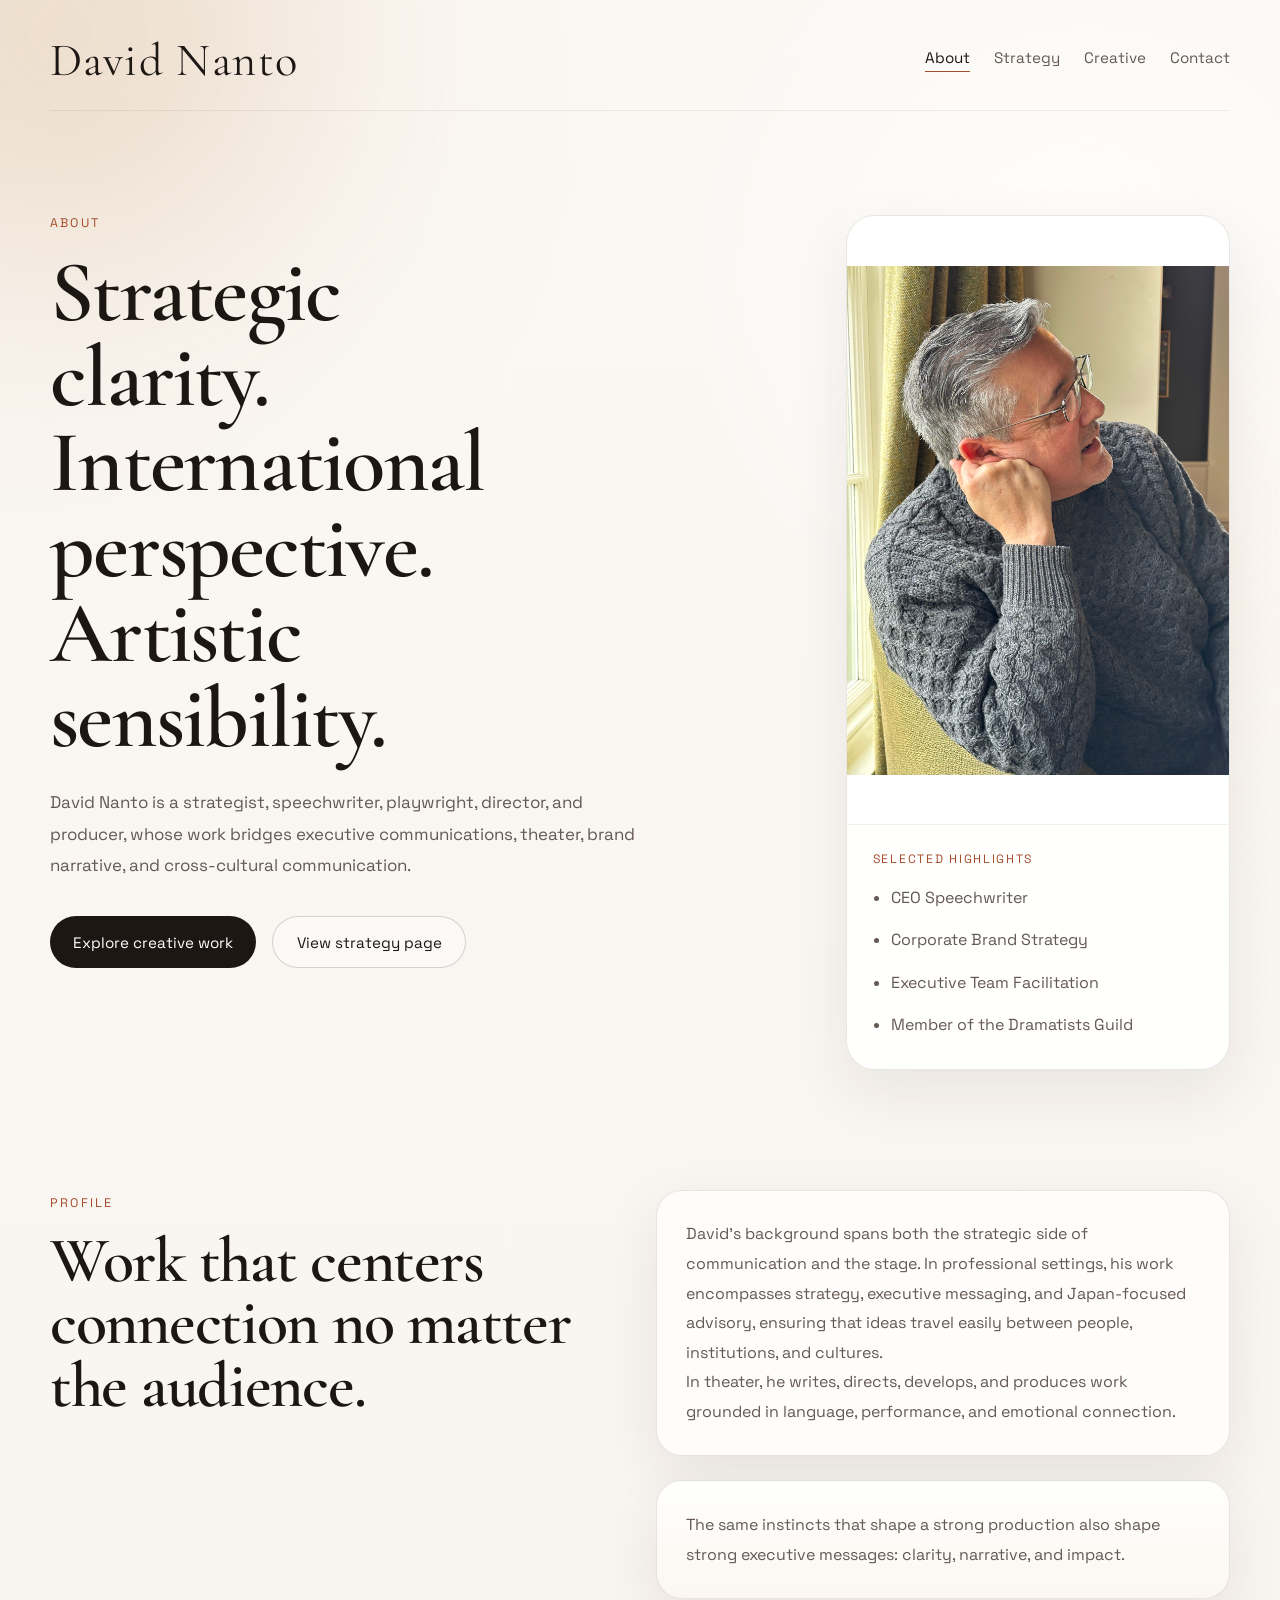
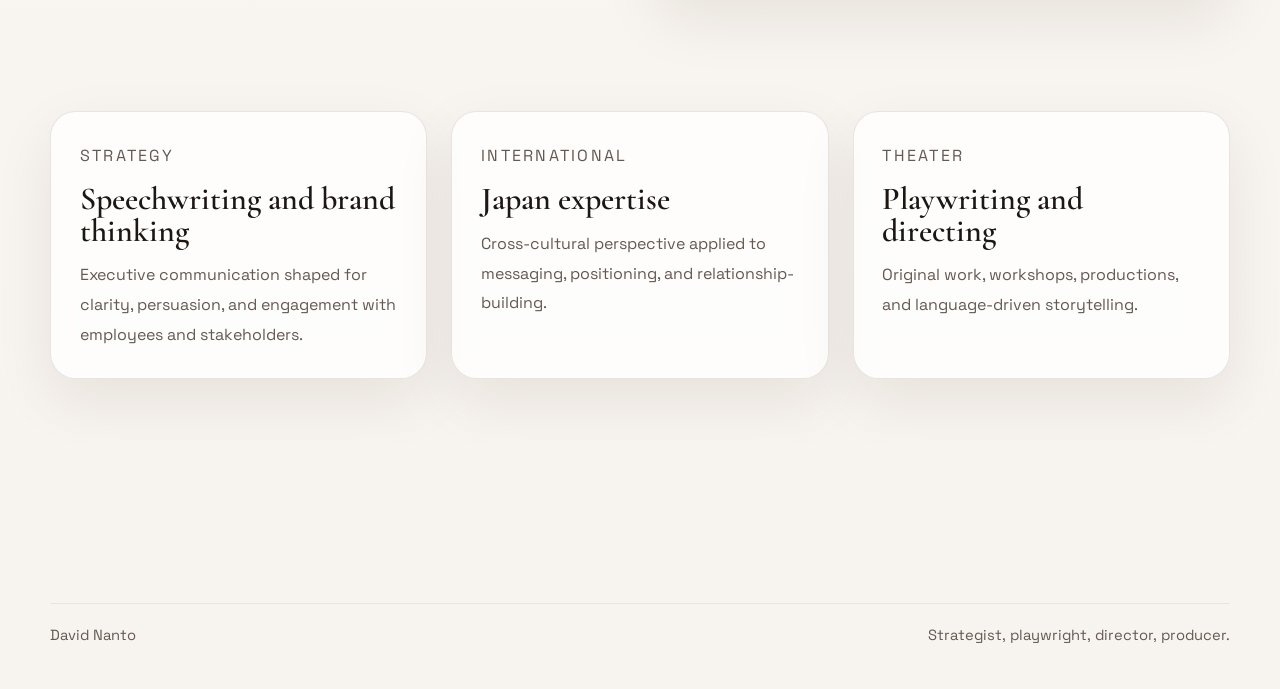
<file: index.html>
<!DOCTYPE html>
<html lang="en">
  <head>
    <meta charset="UTF-8" />
    <meta name="viewport" content="width=device-width, initial-scale=1.0" />
    <title>About | David Nanto</title>
    <meta
      name="description"
      content="About David Nanto: playwright, director, producer, strategist, and Japan-focused advisor."
    />
    <link rel="preconnect" href="https://fonts.googleapis.com" />
    <link rel="preconnect" href="https://fonts.gstatic.com" crossorigin />
    <link
      href="https://fonts.googleapis.com/css2?family=Cormorant+Garamond:wght@400;500;600;700&family=Space+Grotesk:wght@400;500;700&display=swap"
      rel="stylesheet"
    />
    <link rel="stylesheet" href="./styles.css?v=20260401e" />
  </head>
  <body>
    <div class="page-glow page-glow-left"></div>
    <div class="page-glow page-glow-right"></div>

    <header class="site-header">
      <a class="wordmark" href="./index.html">David Nanto</a>
      <nav class="site-nav" aria-label="Primary">
        <a href="./index.html" aria-current="page">About</a>
        <a href="./strategy.html">Strategy</a>
        <a href="./creative.html">Creative</a>
        <a href="./contact.html">Contact</a>
      </nav>
    </header>

    <main class="page-shell">
      <section class="hero hero-about">
        <div class="hero-copy reveal">
          <p class="eyebrow">About</p>
          <h1>Strategic clarity. International perspective. Artistic sensibility.</h1>
          <p class="lede">
            David Nanto is a strategist, speechwriter, playwright, director,
            and producer, whose work bridges executive communications, theater,
            brand narrative, and cross-cultural communication.
          </p>
          <div class="hero-actions">
            <a class="button button-primary" href="./creative.html">Explore creative work</a>
            <a class="button button-secondary" href="./strategy.html">View strategy page</a>
          </div>
        </div>

        <aside class="about-portrait-card reveal">
          <div class="about-portrait-frame">
            <img
              class="about-portrait"
              src="./assets/about/david-nanto-portrait-upright.jpeg"
              alt="Portrait of David Nanto"
            />
          </div>
          <div class="portrait-caption">
            <p class="panel-kicker">Selected Highlights</p>
            <ul class="snapshot-list">
              <li>CEO Speechwriter</li>
              <li>Corporate Brand Strategy</li>
              <li>Executive Team Facilitation</li>
              <li>Member of the Dramatists Guild</li>
            </ul>
          </div>
        </aside>
      </section>

      <section class="section two-column">
        <div class="section-heading reveal">
          <p class="eyebrow">Profile</p>
          <h2>Work that centers connection no matter the audience.</h2>
        </div>
        <div class="stack reveal">
          <div class="content-card">
            <p>
              David’s background spans both the strategic side of communication
              and the stage. In professional settings, his work encompasses
              strategy, executive messaging, and Japan-focused advisory,
              ensuring that ideas travel easily between people, institutions,
              and cultures.
            </p>
            <p>
              In theater, he writes, directs, develops, and produces work
              grounded in language, performance, and emotional connection.
            </p>
          </div>
          <div class="content-card quote-card">
            <p class="quote-text">
              The same instincts that shape a strong production also shape
              strong executive messages: clarity, narrative, and impact.
            </p>
          </div>
        </div>
      </section>

      <section class="section stats-grid">
        <article class="mini-card reveal">
          <p class="card-tag">Strategy</p>
          <h3>Speechwriting and brand thinking</h3>
          <p>Executive communication shaped for clarity, persuasion, and engagement with employees and stakeholders.</p>
        </article>
        <article class="mini-card reveal">
          <p class="card-tag">International</p>
          <h3>Japan expertise</h3>
          <p>Cross-cultural perspective applied to messaging, positioning, and relationship-building.</p>
        </article>
        <article class="mini-card reveal">
          <p class="card-tag">Theater</p>
          <h3>Playwriting and directing</h3>
          <p>Original work, workshops, productions, and language-driven storytelling.</p>
        </article>
      </section>
    </main>

    <footer class="site-footer">
      <p>David Nanto</p>
      <p>Strategist, playwright, director, producer.</p>
    </footer>

    <script src="./script.js?v=20260401e"></script>
  </body>
</html>
</file>
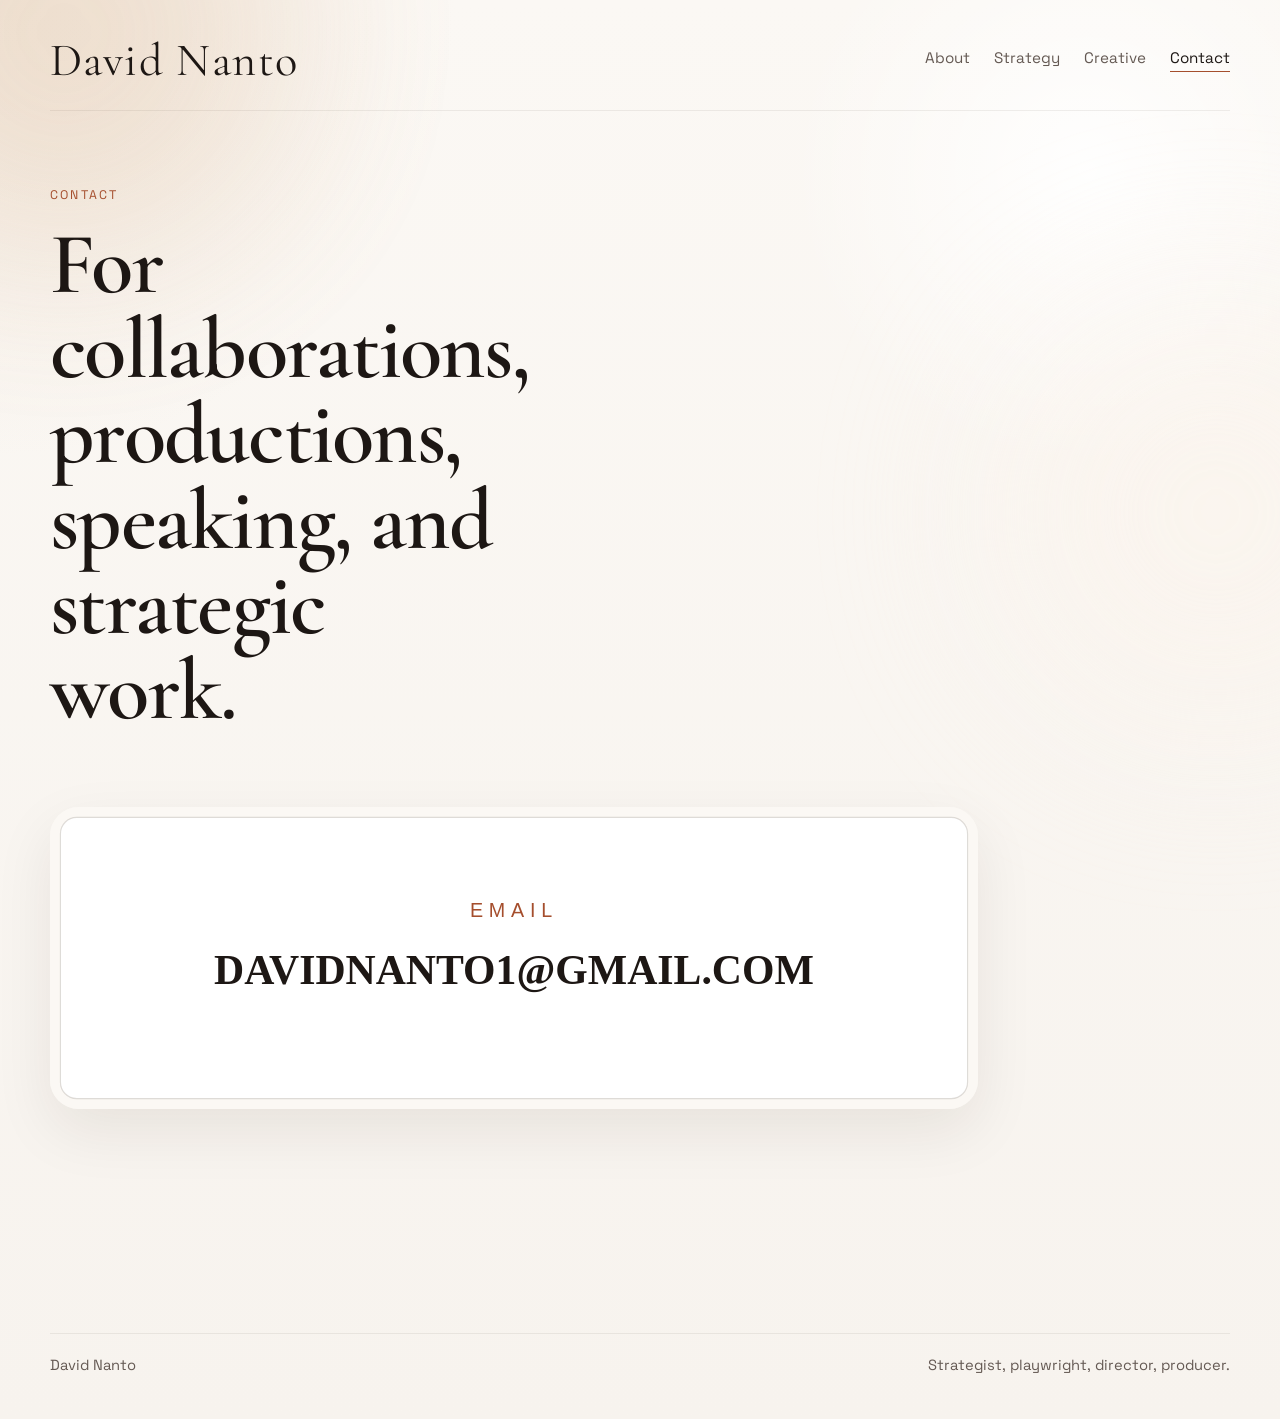
<file: contact.html>
<!DOCTYPE html>
<html lang="en">
  <head>
    <meta charset="UTF-8" />
    <meta name="viewport" content="width=device-width, initial-scale=1.0" />
    <title>Contact | David Nanto</title>
    <meta
      name="description"
      content="Contact David Nanto for collaborations, productions, speaking, and strategic work."
    />
    <link rel="preconnect" href="https://fonts.googleapis.com" />
    <link rel="preconnect" href="https://fonts.gstatic.com" crossorigin />
    <link
      href="https://fonts.googleapis.com/css2?family=Cormorant+Garamond:wght@400;500;600;700&family=Space+Grotesk:wght@400;500;700&display=swap"
      rel="stylesheet"
    />
    <link rel="stylesheet" href="./styles.css?v=20260401e" />
  </head>
  <body>
    <div class="page-glow page-glow-left"></div>
    <div class="page-glow page-glow-right"></div>

    <header class="site-header">
      <a class="wordmark" href="./index.html">David Nanto</a>
      <nav class="site-nav" aria-label="Primary">
        <a href="./index.html">About</a>
        <a href="./strategy.html">Strategy</a>
        <a href="./creative.html">Creative</a>
        <a href="./contact.html" aria-current="page">Contact</a>
      </nav>
    </header>

    <main class="page-shell">
      <section class="page-hero contact-hero-simple">
        <div class="hero-copy reveal">
          <p class="eyebrow">Contact</p>
          <h1>For collaborations, productions, speaking, and strategic work.</h1>
        </div>
      </section>

      <section class="section">
        <div class="contact-image-wrap reveal">
          <img
            class="contact-email-image"
            src="./assets/contact/email-davidnanto1-gmail-com.svg"
            alt="Email davidnanto1@gmail.com"
          />
        </div>
      </section>
    </main>

    <footer class="site-footer">
      <p>David Nanto</p>
      <p>Strategist, playwright, director, producer.</p>
    </footer>

    <script src="./script.js?v=20260401e"></script>
  </body>
</html>
</file>
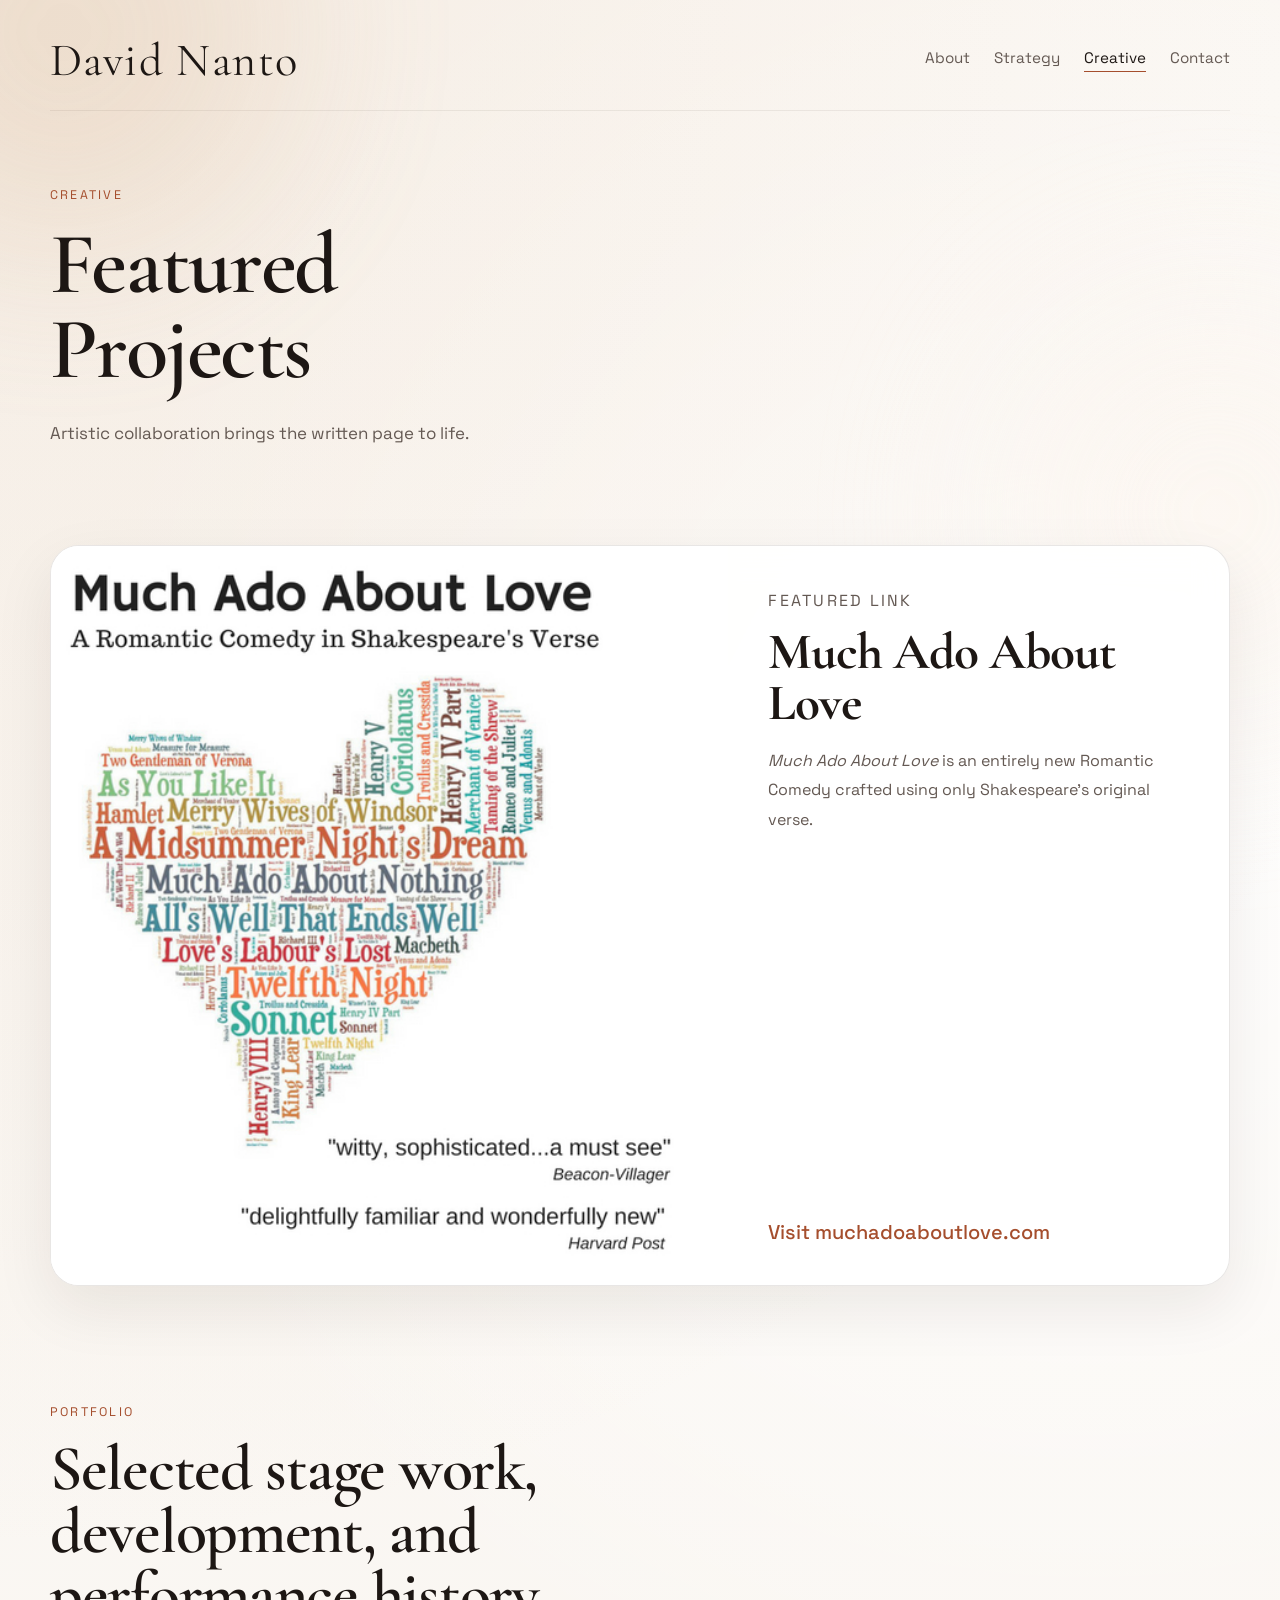
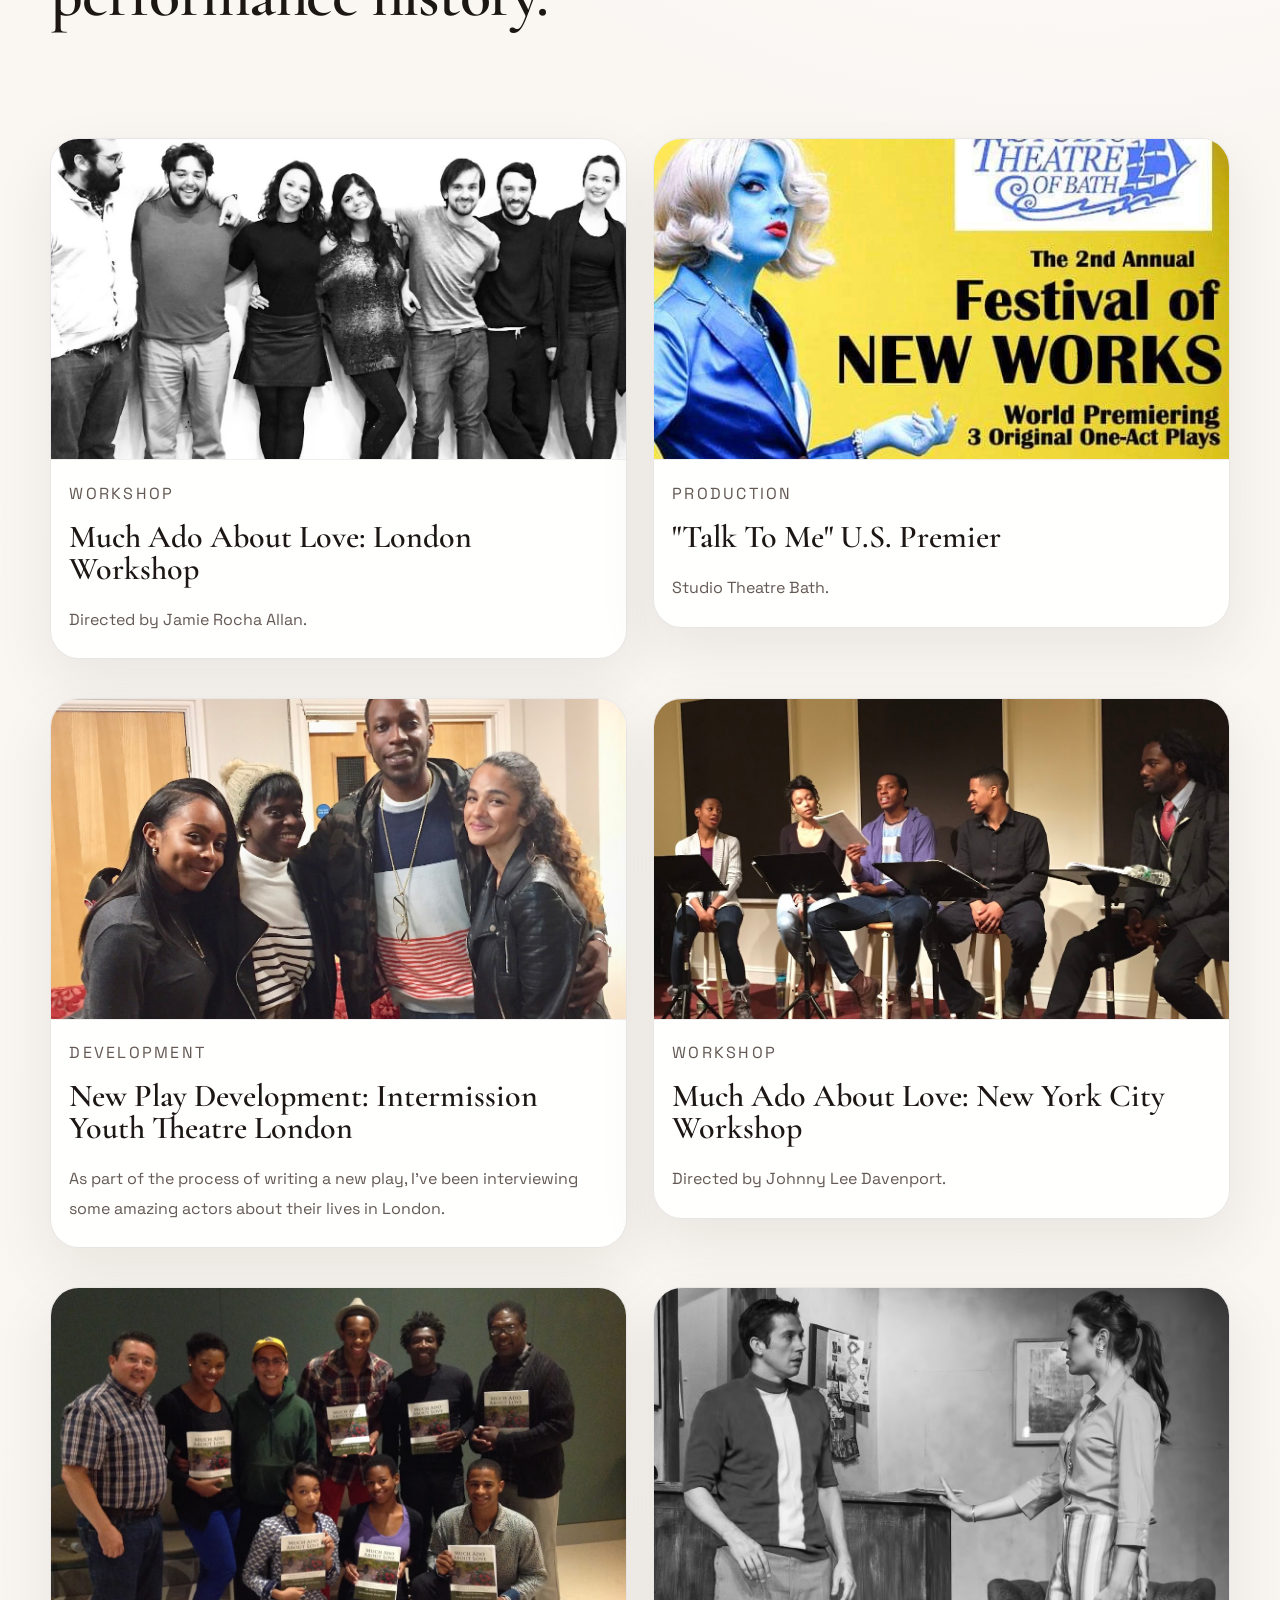
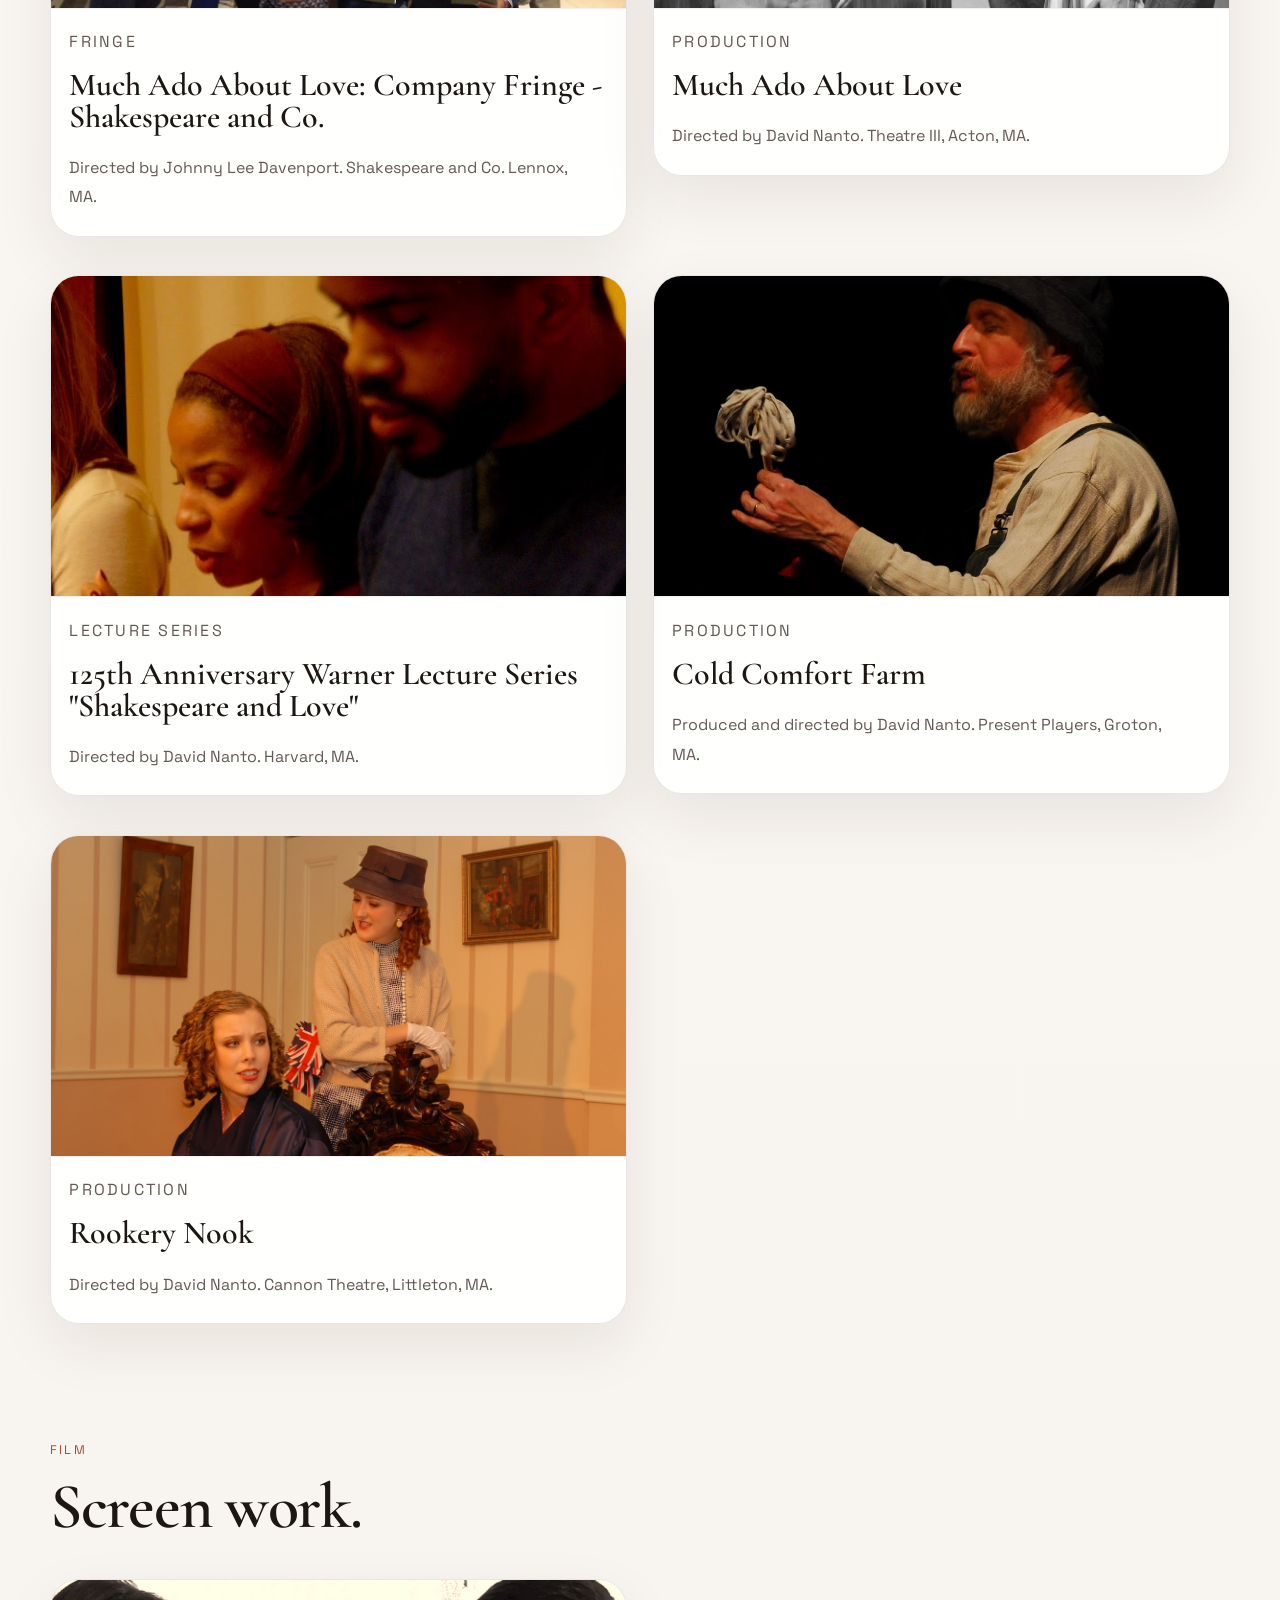
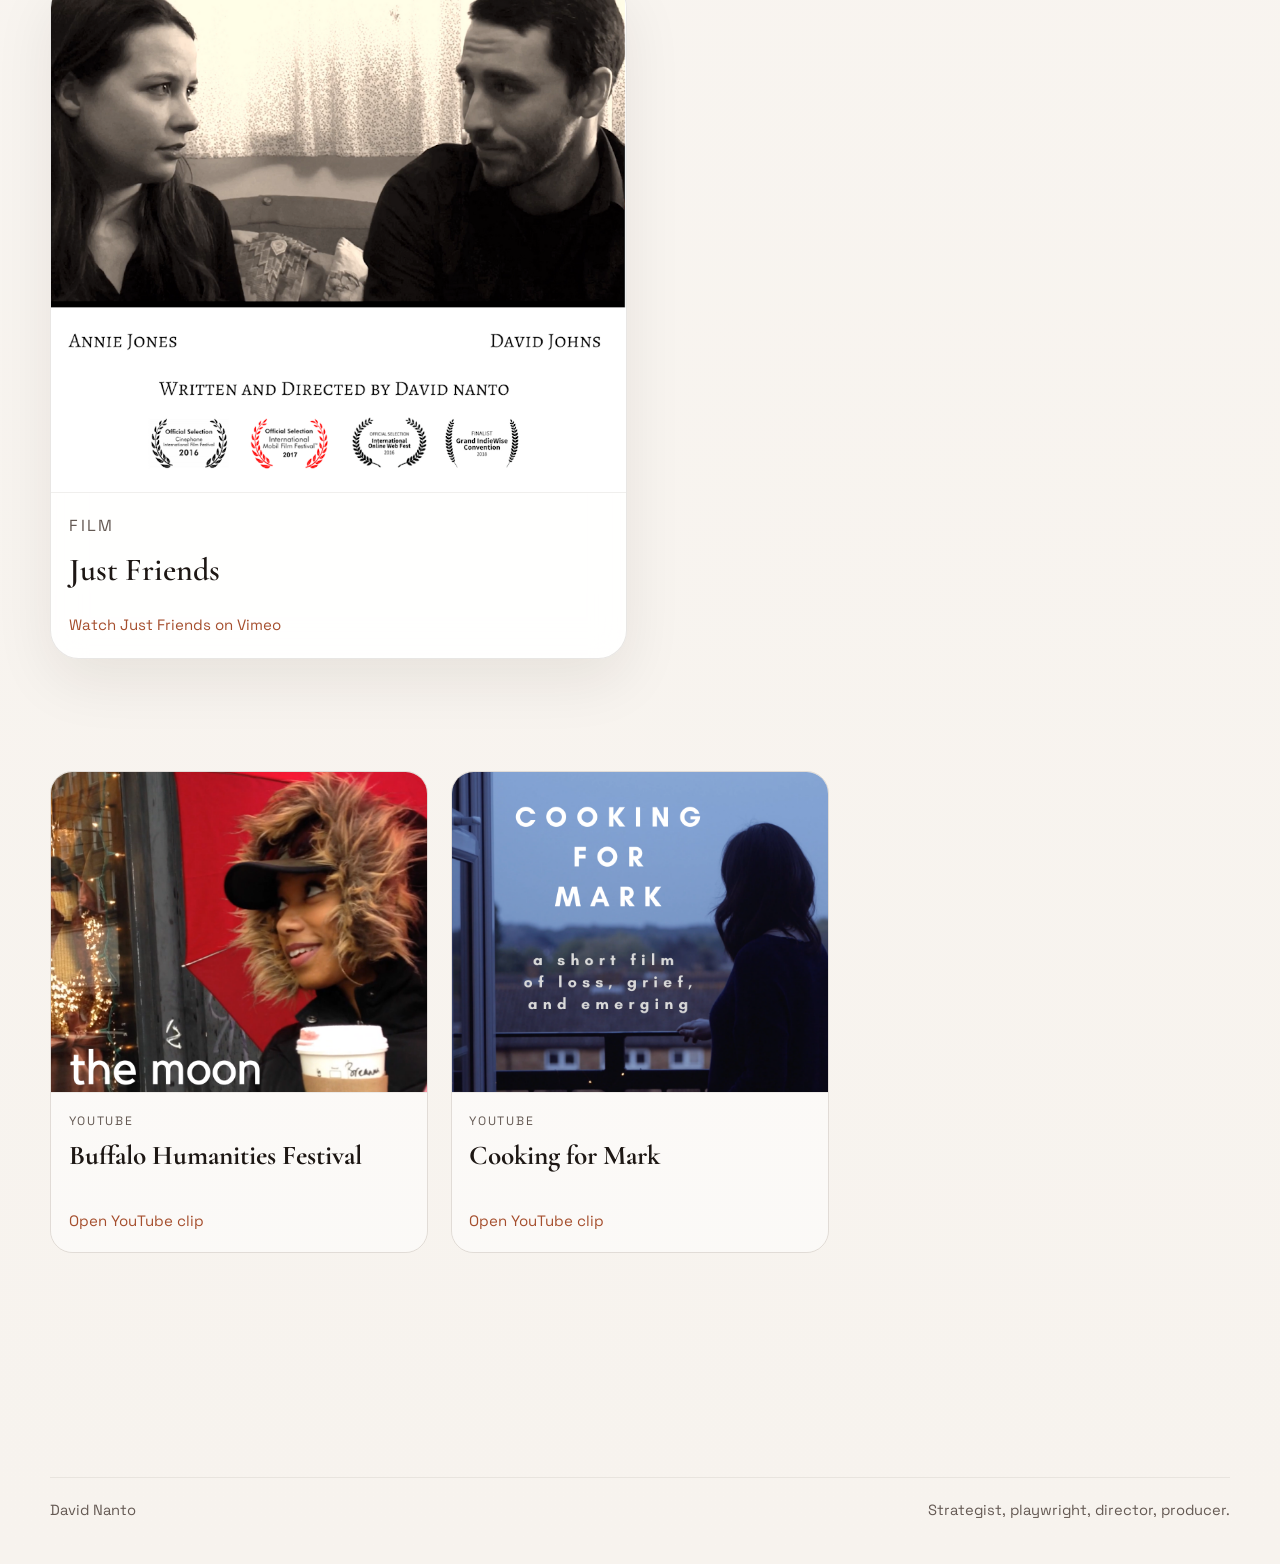
<file: creative.html>
<!DOCTYPE html>
<html lang="en">
  <head>
    <meta charset="UTF-8" />
    <meta name="viewport" content="width=device-width, initial-scale=1.0" />
    <title>Creative | David Nanto</title>
    <meta
      name="description"
      content="Creative work by David Nanto, including theater productions, workshops, film, and project links imported from davidnanto.com."
    />
    <link rel="preconnect" href="https://fonts.googleapis.com" />
    <link rel="preconnect" href="https://fonts.gstatic.com" crossorigin />
    <link
      href="https://fonts.googleapis.com/css2?family=Cormorant+Garamond:wght@400;500;600;700&family=Space+Grotesk:wght@400;500;700&display=swap"
      rel="stylesheet"
    />
    <link rel="stylesheet" href="./styles.css?v=20261028a" />
  </head>
  <body>
    <div class="page-glow page-glow-left"></div>
    <div class="page-glow page-glow-right"></div>

    <header class="site-header">
      <a class="wordmark" href="./index.html">David Nanto</a>
      <nav class="site-nav" aria-label="Primary">
        <a href="./index.html">About</a>
        <a href="./strategy.html">Strategy</a>
        <a href="./creative.html" aria-current="page">Creative</a>
        <a href="./contact.html">Contact</a>
      </nav>
    </header>

    <main class="page-shell">
      <section class="page-hero">
        <div class="hero-copy reveal">
          <p class="eyebrow">Creative</p>
          <h1>Featured Projects</h1>
          <p class="lede">
            Artistic collaboration brings the written page to life.
          </p>
        </div>
      </section>

      <section class="section">
        <article class="feature-banner reveal">
          <img src="./assets/creative/much-ado-site.jpg" alt="Much Ado About Love artwork from David Nanto's current site" />
          <div class="feature-banner-copy">
            <p class="project-type">Featured Link</p>
            <h3>Much Ado About Love</h3>
            <p>
              <em>Much Ado About Love</em> is an entirely new Romantic Comedy
              crafted using only Shakespeare's original verse.
            </p>
            <div class="project-links">
              <a class="text-link featured-project-link" href="http://www.muchadoaboutlove.com" target="_blank" rel="noreferrer">Visit muchadoaboutlove.com</a>
            </div>
          </div>
        </article>
      </section>

      <section class="section">
        <div class="portfolio-intro">
          <div class="section-heading reveal">
            <p class="eyebrow">Portfolio</p>
            <h2>Selected stage work, development, and performance history.</h2>
          </div>
        </div>
      </section>

      <section class="section">
        <div class="portfolio-columns">
          <div class="projects-grid">
            <article class="project-card reveal">
              <img
                src="./assets/creative/much-ado-london-workshop.jpg"
                alt="Much Ado About Love London Workshop"
                style="--image-position: center 22%;"
              />
              <div class="project-copy">
                <p class="project-type">Workshop</p>
                <h3>Much Ado About Love: London Workshop</h3>
                <p>Directed by Jamie Rocha Allan.</p>
              </div>
            </article>

            <article class="project-card reveal">
              <img
                src="./assets/creative/talk-to-me-us-premier.jpg"
                alt="Talk To Me U.S. Premier production image"
                style="--image-position: center 24%;"
              />
              <div class="project-copy">
                <p class="project-type">Production</p>
                <h3>"Talk To Me" U.S. Premier</h3>
                <p>Studio Theatre Bath.</p>
              </div>
            </article>

            <article class="project-card reveal">
              <img
                src="./assets/creative/intermission-youth-theatre.jpg"
                alt="Intermission Youth Theatre London"
                style="--image-position: center 18%;"
              />
              <div class="project-copy">
                <p class="project-type">Development</p>
                <h3>New Play Development: Intermission Youth Theatre London</h3>
                <p>
                  As part of the process of writing a new play, I've been
                  interviewing some amazing actors about their lives in London.
                </p>
              </div>
            </article>

            <article class="project-card reveal">
              <img
                src="./assets/creative/much-ado-nyc-workshop.jpg"
                alt="Much Ado About Love New York City Workshop"
                style="--image-position: center 26%;"
              />
              <div class="project-copy">
                <p class="project-type">Workshop</p>
                <h3>Much Ado About Love: New York City Workshop</h3>
                <p>Directed by Johnny Lee Davenport.</p>
              </div>
            </article>

            <article class="project-card reveal">
              <img
                src="./assets/creative/much-ado-shakespeare-co.jpg"
                alt="Much Ado About Love at Shakespeare and Co."
                style="--image-position: center 20%;"
              />
              <div class="project-copy">
                <p class="project-type">Fringe</p>
                <h3>Much Ado About Love: Company Fringe - Shakespeare and Co.</h3>
                <p>Directed by Johnny Lee Davenport. Shakespeare and Co. Lennox, MA.</p>
              </div>
            </article>

            <article class="project-card reveal">
              <img
                src="./assets/creative/much-ado-acton.jpg"
                alt="Much Ado About Love at Theatre III Acton, Massachusetts"
                style="--image-position: center 22%;"
              />
              <div class="project-copy">
                <p class="project-type">Production</p>
                <h3>Much Ado About Love</h3>
                <p>Directed by David Nanto. Theatre III, Acton, MA.</p>
              </div>
            </article>

            <article class="project-card reveal">
              <img
                src="./assets/creative/shakespeare-and-love.jpg"
                alt="Shakespeare and Love lecture series"
                style="--image-position: center center;"
              />
              <div class="project-copy">
                <p class="project-type">Lecture Series</p>
                <h3>125th Anniversary Warner Lecture Series "Shakespeare and Love"</h3>
                <p>Directed by David Nanto. Harvard, MA.</p>
              </div>
            </article>

            <article class="project-card reveal">
              <img
                src="./assets/creative/cold-comfort-farm.jpg"
                alt="Cold Comfort Farm production image"
                style="--image-position: center 24%;"
              />
              <div class="project-copy">
                <p class="project-type">Production</p>
                <h3>Cold Comfort Farm</h3>
                <p>Produced and directed by David Nanto. Present Players, Groton, MA.</p>
              </div>
            </article>

            <article class="project-card reveal">
              <img
                src="./assets/creative/rookery-nook.jpg"
                alt="Rookery Nook production image"
                style="--image-position: center 28%;"
              />
              <div class="project-copy">
                <p class="project-type">Production</p>
                <h3>Rookery Nook</h3>
                <p>Directed by David Nanto. Cannon Theatre, Littleton, MA.</p>
              </div>
            </article>
          </div>
        </div>
      </section>

      <section class="section">
        <div class="section-heading reveal" style="margin-bottom: 2.5rem;">
          <p class="eyebrow">Film</p>
          <h2>Screen work.</h2>
        </div>
        <div class="projects-grid">
          <article class="project-card just-friends-card reveal">
            <img
              src="./assets/creative/just-friends.jpg"
              alt="Just Friends short film still"
              style="--image-position: center 82%; object-fit: cover;"
            />
            <div class="project-copy">
              <p class="project-type">Film</p>
              <h3>Just Friends</h3>
              <div class="project-links">
                <a class="text-link" href="https://vimeo.com/231684341" target="_blank" rel="noreferrer">Watch Just Friends on Vimeo</a>
              </div>
            </div>
          </article>
        </div>
      </section>

      <section class="section">
        <div class="media-strip">
          <article class="media-card reveal">
            <img
              src="./assets/creative/youtube-clip-1.jpg"
              alt="YouTube clip thumbnail from the legacy creative page"
              style="--image-position: center 22%;"
            />
            <div class="media-card-copy">
              <p class="project-type">YouTube</p>
              <h3>Buffalo Humanities Festival</h3>
              <div class="project-links">
                <a class="text-link" href="https://youtu.be/Iml85puLv8U" target="_blank" rel="noreferrer">Open YouTube clip</a>
              </div>
            </div>
          </article>

          <article class="media-card reveal">
            <img
              src="./assets/creative/youtube-clip-2.jpg"
              alt="Second YouTube clip thumbnail from the legacy creative page"
              style="--image-position: center 18%;"
            />
            <div class="media-card-copy">
              <p class="project-type">YouTube</p>
              <h3>Cooking for Mark</h3>
              <div class="project-links">
                <a class="text-link" href="https://youtu.be/dCJsniHfYkw" target="_blank" rel="noreferrer">Open YouTube clip</a>
              </div>
            </div>
          </article>
        </div>
      </section>
    </main>

    <footer class="site-footer">
      <p>David Nanto</p>
      <p>Strategist, playwright, director, producer.</p>
    </footer>

    <script src="./script.js?v=20260401e"></script>
  </body>
</html>
</file>
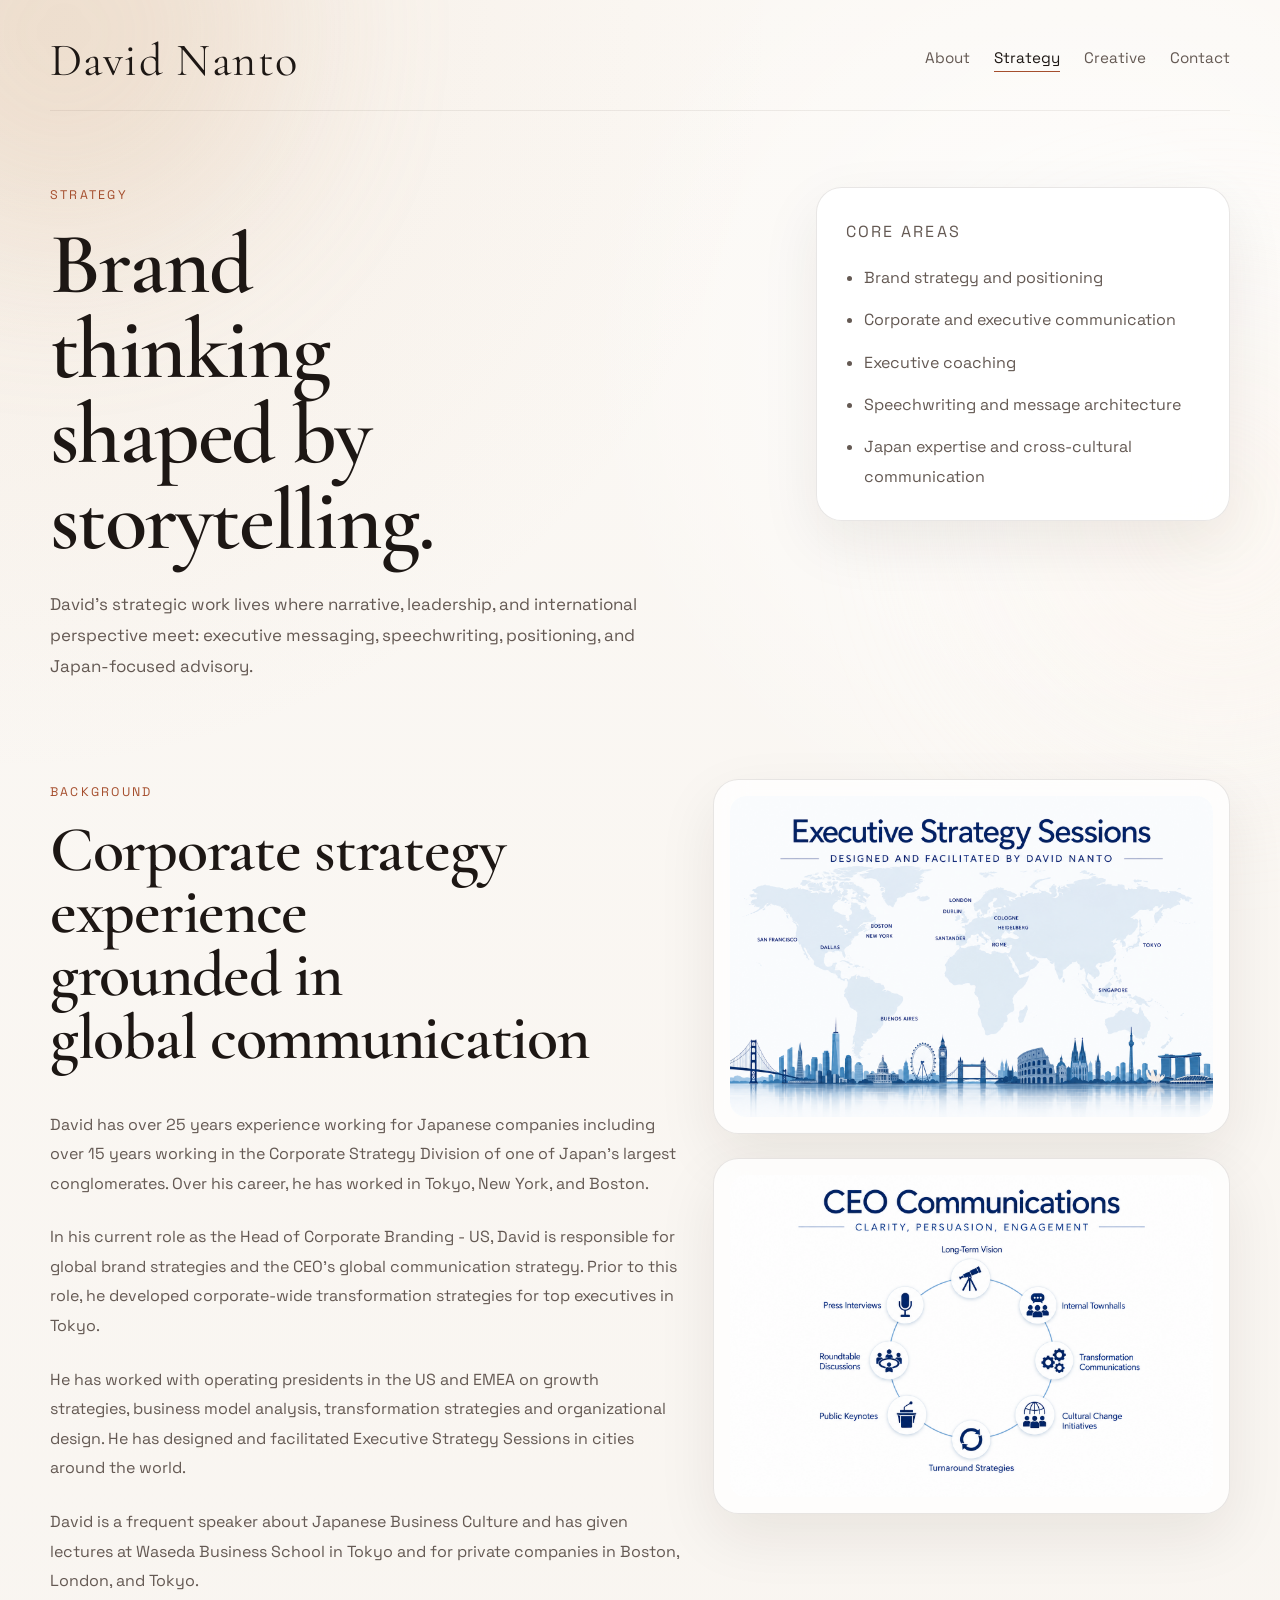
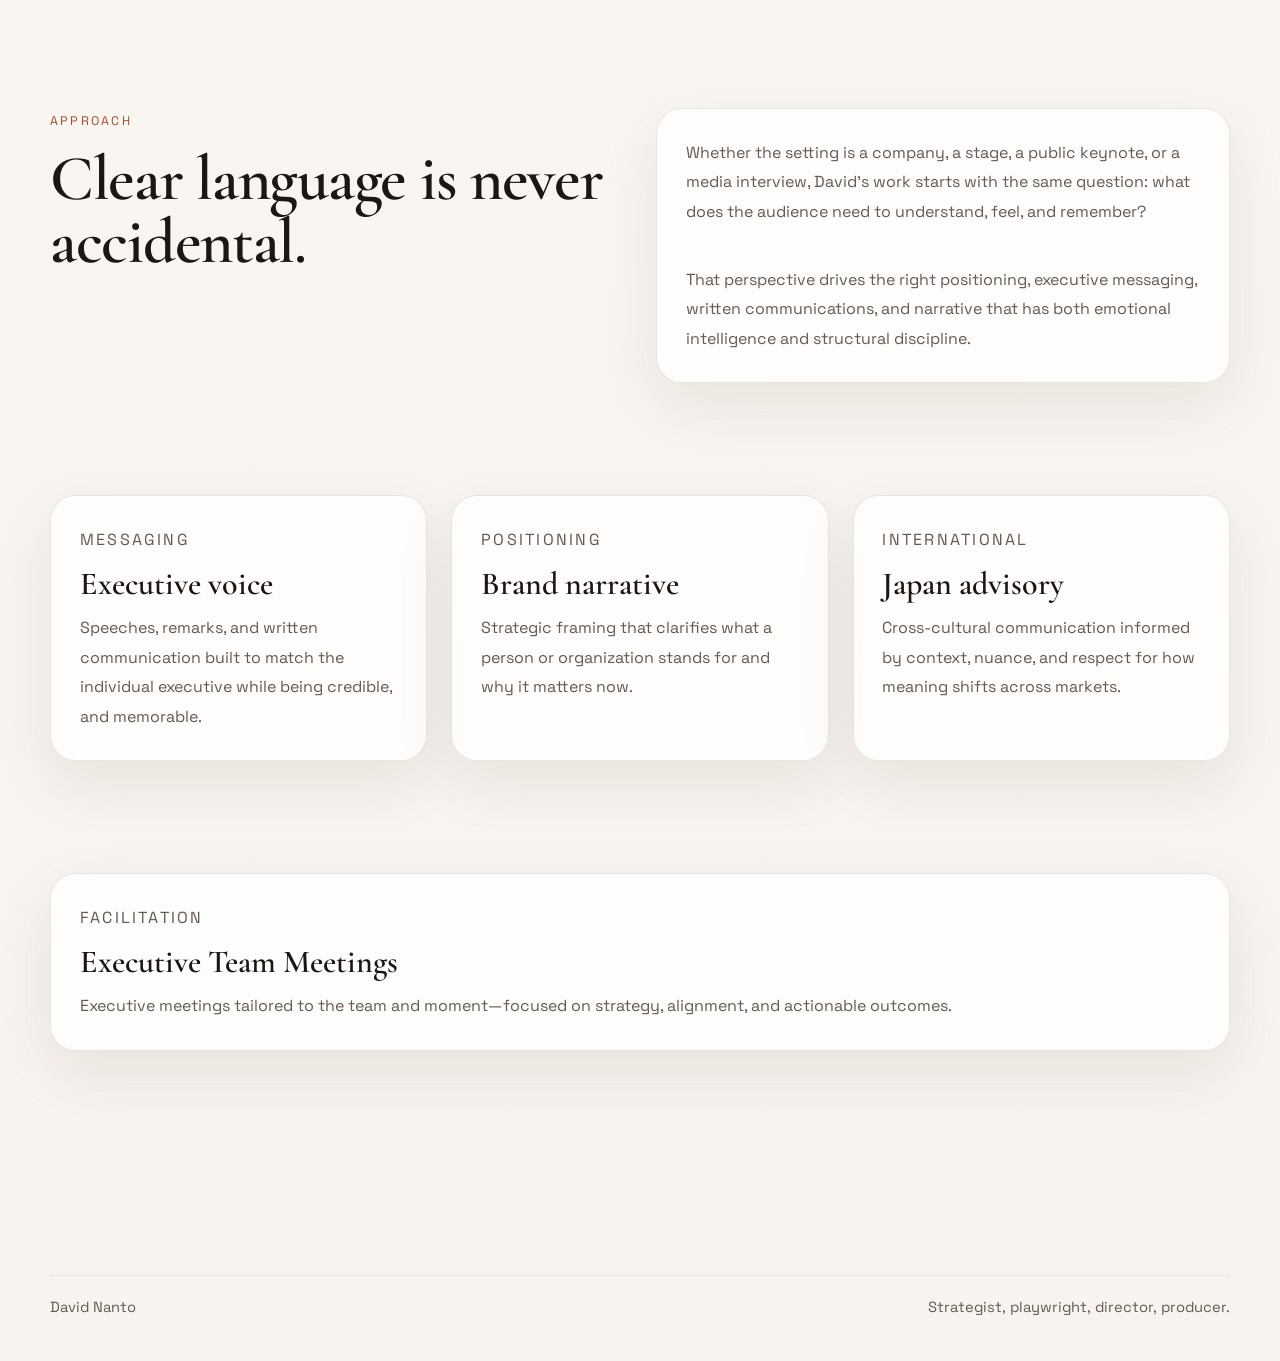
<file: strategy.html>
<!DOCTYPE html>
<html lang="en">
  <head>
    <meta charset="UTF-8" />
    <meta name="viewport" content="width=device-width, initial-scale=1.0" />
    <title>Strategy | David Nanto</title>
    <meta
      name="description"
      content="Strategy work by David Nanto, including brand strategy, executive messaging, and Japan-focused advisory."
    />
    <link rel="preconnect" href="https://fonts.googleapis.com" />
    <link rel="preconnect" href="https://fonts.gstatic.com" crossorigin />
    <link
      href="https://fonts.googleapis.com/css2?family=Cormorant+Garamond:wght@400;500;600;700&family=Space+Grotesk:wght@400;500;700&display=swap"
      rel="stylesheet"
    />
    <link rel="stylesheet" href="./styles.css?v=20260401e" />
  </head>
  <body>
    <div class="page-glow page-glow-left"></div>
    <div class="page-glow page-glow-right"></div>

    <header class="site-header">
      <a class="wordmark" href="./index.html">David Nanto</a>
      <nav class="site-nav" aria-label="Primary">
        <a href="./index.html">About</a>
        <a href="./strategy.html" aria-current="page">Strategy</a>
        <a href="./creative.html">Creative</a>
        <a href="./contact.html">Contact</a>
      </nav>
    </header>

    <main class="page-shell">
      <section class="page-hero">
        <div class="hero-copy reveal">
          <p class="eyebrow">Strategy</p>
          <h1>Brand thinking shaped by storytelling.</h1>
          <p class="lede">
            David’s strategic work lives where narrative, leadership, and
            international perspective meet: executive messaging, speechwriting,
            positioning, and Japan-focused advisory.
          </p>
        </div>
        <aside class="hero-panel reveal">
          <p class="panel-kicker">Core Areas</p>
          <ul class="snapshot-list">
            <li>Brand strategy and positioning</li>
            <li>Corporate and executive communication</li>
            <li>Executive coaching</li>
            <li>Speechwriting and message architecture</li>
            <li>Japan expertise and cross-cultural communication</li>
          </ul>
        </aside>
      </section>

      <section class="section">
        <div class="two-column strategy-background-layout">
          <div>
            <div class="section-heading reveal">
              <p class="eyebrow">Background</p>
              <h2>
                Corporate strategy experience<br />
                grounded in<br />
                global communication
              </h2>
            </div>
            <div class="section-copy reveal">
              <p class="lede">
                David has over 25 years experience working for Japanese companies
                including over 15 years working in the Corporate Strategy Division
                of one of Japan's largest conglomerates. Over his career, he has
                worked in Tokyo, New York, and Boston.
              </p>
              <p class="lede">
                In his current role as the Head of Corporate Branding - US, David
                is responsible for global brand strategies and the CEO's global
                communication strategy. Prior to this role, he developed
                corporate-wide transformation strategies for top executives in
                Tokyo.
              </p>
          <p class="lede">
            He has worked with operating presidents in the US and EMEA on
            growth strategies, business model analysis, transformation
            strategies and organizational design. He has designed and
            facilitated Executive Strategy Sessions in cities around the world.
          </p>
              <p class="lede">
                David is a frequent speaker about Japanese Business Culture and has
                given lectures at Waseda Business School in Tokyo and for private
                companies in Boston, London, and Tokyo.
              </p>
            </div>
          </div>
          <div class="stack reveal">
            <aside class="content-card strategy-inline-graphic">
              <img
                src="./assets/strategy/executive-strategy-sessions-v4.png"
                alt="Executive Strategy Sessions graphic showing global session locations"
              />
            </aside>
            <aside class="content-card strategy-inline-graphic">
              <img
                src="./assets/strategy/ceo-communications-v4.png"
                alt="CEO Communications graphic showing communication types"
              />
            </aside>
          </div>
        </div>
      </section>

      <section class="section page-grid">
        <div class="section-heading reveal">
          <p class="eyebrow">Approach</p>
          <h2>Clear language is never accidental.</h2>
        </div>
        <div class="stack reveal">
          <div class="content-card split-paragraphs">
            <p>
              Whether the setting is a company, a stage, a public keynote, or a
              media interview, David’s work starts with the same question: what
              does the audience need to understand, feel, and remember?
            </p>
            <p>
              That perspective drives the right positioning, executive
              messaging, written communications, and narrative that has both
              emotional intelligence and structural discipline.
            </p>
          </div>
        </div>
      </section>

      <section class="section stats-grid">
        <article class="mini-card reveal">
          <p class="card-tag">Messaging</p>
          <h3>Executive voice</h3>
          <p>
            Speeches, remarks, and written communication built to match the
            individual executive while being credible, and memorable.
          </p>
        </article>
        <article class="mini-card reveal">
          <p class="card-tag">Positioning</p>
          <h3>Brand narrative</h3>
          <p>
            Strategic framing that clarifies what a person or organization stands
            for and why it matters now.
          </p>
        </article>
        <article class="mini-card reveal">
          <p class="card-tag">International</p>
          <h3>Japan advisory</h3>
          <p>
            Cross-cultural communication informed by context, nuance, and respect
            for how meaning shifts across markets.
          </p>
        </article>
      </section>

      <section class="section">
        <div class="mini-card reveal">
          <p class="card-tag">Facilitation</p>
          <h3>Executive Team Meetings</h3>
          <p>Executive meetings tailored to the team and moment—focused on strategy, alignment, and actionable outcomes.</p>
        </div>
      </section>
    </main>

    <footer class="site-footer">
      <p>David Nanto</p>
      <p>Strategist, playwright, director, producer.</p>
    </footer>

    <script src="./script.js?v=20260401e"></script>
  </body>
</html>
</file>
<file: styles.css>
:root {
  --bg: #f7f3ee;
  --bg-soft: #fdfbf8;
  --surface: rgba(255, 255, 255, 0.78);
  --surface-strong: rgba(255, 255, 255, 0.92);
  --line: rgba(66, 49, 41, 0.12);
  --line-strong: rgba(66, 49, 41, 0.2);
  --text: #1d1714;
  --muted: #645953;
  --accent: #a54e2d;
  --accent-soft: #d7b28e;
  --shadow: 0 22px 60px rgba(39, 25, 18, 0.08);
  --max-width: 1180px;
}

* {
  box-sizing: border-box;
}

html {
  scroll-behavior: smooth;
}

body {
  margin: 0;
  min-height: 100vh;
  color: var(--text);
  background:
    radial-gradient(circle at top left, rgba(215, 178, 142, 0.16), transparent 24%),
    radial-gradient(circle at 85% 12%, rgba(255, 255, 255, 0.9), transparent 18%),
    linear-gradient(180deg, #fbf8f4 0%, #f7f3ee 100%);
  font-family: "Space Grotesk", sans-serif;
}

a {
  color: inherit;
  text-decoration: none;
}

img {
  display: block;
  max-width: 100%;
}

p,
h1,
h2,
h3 {
  margin: 0;
}

.page-glow {
  position: fixed;
  z-index: 0;
  width: 28rem;
  height: 28rem;
  border-radius: 50%;
  filter: blur(90px);
  opacity: 0.45;
  pointer-events: none;
}

.page-glow-left {
  top: -12rem;
  left: -10rem;
  background: rgba(215, 178, 142, 0.55);
}

.page-glow-right {
  right: -10rem;
  top: 18rem;
  background: rgba(252, 244, 235, 0.95);
}

.site-header,
.page-shell,
.site-footer {
  position: relative;
  z-index: 1;
}

.site-header,
.site-footer {
  width: min(calc(100% - 3rem), var(--max-width));
  margin: 0 auto;
}

.site-header {
  padding: 2rem 0 1.4rem;
  display: flex;
  justify-content: space-between;
  align-items: center;
  gap: 1rem;
  border-bottom: 1px solid rgba(66, 49, 41, 0.08);
}

.wordmark {
  font-family: "Cormorant Garamond", serif;
  font-size: clamp(2rem, 4vw, 2.9rem);
  letter-spacing: 0.03em;
}

.site-nav {
  display: flex;
  gap: 1.5rem;
  flex-wrap: wrap;
  font-size: 0.95rem;
  color: var(--muted);
  align-items: center;
}

.site-nav a {
  padding-bottom: 0.28rem;
  border-bottom: 1px solid transparent;
  transition: color 180ms ease, border-color 180ms ease;
}

.site-nav a:hover,
.site-nav a:focus-visible,
.site-nav a[aria-current="page"] {
  color: var(--text);
  border-color: var(--accent);
}

.page-shell {
  width: min(calc(100% - 3rem), var(--max-width));
  margin: 0 auto;
  padding: 0 0 7rem;
}

.hero,
.page-hero {
  display: grid;
  gap: 3.5rem;
  align-items: start;
}

.hero {
  grid-template-columns: minmax(0, 1.35fr) minmax(280px, 0.7fr);
  padding: 6.5rem 0 7.5rem;
  min-height: calc(100vh - 7rem);
}

.page-hero {
  grid-template-columns: minmax(0, 1.2fr) minmax(300px, 0.7fr);
  padding: 4.75rem 0 6rem;
}

.eyebrow {
  margin-bottom: 1.15rem;
  color: var(--accent);
  text-transform: uppercase;
  letter-spacing: 0.18em;
  font-size: 0.78rem;
}

.hero h1,
.page-hero h1,
.section-heading h2,
.hero-panel h2,
.mini-card h3,
.timeline-item h3,
.project-card h3,
.contact-card h3 {
  font-family: "Cormorant Garamond", serif;
  font-weight: 600;
  line-height: 0.98;
}

.hero h1,
.page-hero h1 {
  max-width: 11ch;
  font-size: clamp(3.2rem, 6.8vw, 5.8rem);
  margin-bottom: 1.6rem;
  letter-spacing: -0.02em;
}

.lede,
.content-card p,
.quote-text,
.mini-card p,
.timeline-item p,
.hero-panel p,
.snapshot-list li,
.project-card p,
.contact-card p,
.bullet-list li,
.feature-banner-copy p {
  color: var(--muted);
  line-height: 1.85;
  font-size: 1rem;
}

.hero-copy {
  max-width: 44rem;
}

.hero-copy .lede,
.page-hero .lede {
  max-width: 38rem;
  font-size: 1.06rem;
}

.hero-actions {
  display: flex;
  gap: 1rem;
  flex-wrap: wrap;
  margin-top: 2.2rem;
}

.button {
  display: inline-flex;
  align-items: center;
  justify-content: center;
  border-radius: 999px;
  padding: 0.95rem 1.45rem;
  font-size: 0.95rem;
  transition: transform 180ms ease, border-color 180ms ease, background-color 180ms ease;
}

.button:hover,
.button:focus-visible,
.project-card:hover,
.project-card:focus-within,
.mini-card:hover,
.contact-card:hover {
  transform: translateY(-2px);
}

.button-primary {
  background: var(--text);
  color: #fff;
}

.button-secondary {
  border: 1px solid var(--line-strong);
  background: rgba(255, 255, 255, 0.4);
}

.hero-panel,
.content-card,
.mini-card,
.project-card,
.contact-card,
.feature-banner,
.about-portrait-card {
  background: var(--surface);
  border: 1px solid var(--line);
  box-shadow: var(--shadow);
  backdrop-filter: blur(16px);
}

.hero-panel,
.content-card,
.mini-card,
.contact-card {
  padding: 1.8rem;
  border-radius: 1.6rem;
}

.split-paragraphs p + p {
  margin-top: 1.2rem;
  padding-top: 1.2rem;
}

.project-card,
.feature-banner,
.about-portrait-card {
  border-radius: 1.8rem;
  overflow: hidden;
}

.hero-panel {
  background: var(--surface-strong);
}

.about-portrait-card {
  background: var(--surface-strong);
}

.about-portrait-frame {
  height: 38rem;
  overflow: hidden;
  background: rgba(255, 255, 255, 0.55);
  display: flex;
  align-items: center;
  justify-content: center;
}

.about-portrait {
  width: 100%;
  height: 100%;
  object-fit: contain;
}

.portrait-caption {
  padding: 1.6rem 1.6rem 1.8rem;
  border-top: 1px solid rgba(66, 49, 41, 0.08);
}

.quote-card {
  background: linear-gradient(180deg, rgba(255, 255, 255, 0.95), rgba(251, 246, 240, 0.92));
}

.panel-kicker,
.card-tag,
.timeline-year,
.project-type {
  color: var(--accent);
  text-transform: uppercase;
  letter-spacing: 0.14em;
  font-size: 0.76rem;
}

.snapshot-list,
.bullet-list {
  margin: 1rem 0 0;
  padding-left: 1.15rem;
}

.snapshot-list li + li,
.bullet-list li + li {
  margin-top: 0.8rem;
}

.section {
  padding: 0 0 7rem;
}

.two-column,
.page-grid {
  display: grid;
  grid-template-columns: minmax(0, 1fr) minmax(0, 1fr);
  gap: 2rem;
  align-items: start;
}

.stack {
  display: grid;
  gap: 1.5rem;
}

.section-copy {
  display: grid;
  gap: 1.5rem;
  margin-top: 2.5rem;
  max-width: 54rem;
}

.strategy-background-layout {
  grid-template-columns: minmax(0, 1.1fr) minmax(300px, 0.9fr);
  align-items: start;
}

.strategy-inline-graphic {
  padding: 1rem;
}

.strategy-inline-graphic img {
  display: block;
  width: 100%;
  height: auto;
  border-radius: 1rem;
}

.section-heading {
  max-width: 40rem;
  padding-top: 0.35rem;
}

.section-heading h2,
.hero-panel h2 {
  font-size: clamp(2.9rem, 5vw, 4.9rem);
  letter-spacing: -0.02em;
}

.quote-mark {
  font-family: "Cormorant Garamond", serif;
  font-size: 4.8rem;
  line-height: 0.8;
  color: var(--accent-soft);
}

.stats-grid,
.contact-grid {
  display: grid;
  grid-template-columns: repeat(3, minmax(0, 1fr));
  gap: 1.5rem;
}

.mini-card h3,
.project-card h3,
.contact-card h3 {
  font-size: 2rem;
  margin: 0.8rem 0 0.9rem;
}

.timeline {
  display: grid;
  gap: 0;
}

.timeline-item {
  display: grid;
  grid-template-columns: 9rem 1fr;
  gap: 1.5rem;
  padding: 2rem 0;
  border-top: 1px solid var(--line);
}

.timeline-item:last-child {
  border-bottom: 1px solid var(--line);
}

.feature-banner {
  display: grid;
  grid-template-columns: minmax(0, 1.15fr) minmax(320px, 0.85fr);
  background: var(--surface-strong);
}

.feature-banner img {
  width: 100%;
  height: 100%;
  min-height: 24rem;
  object-fit: cover;
}

.feature-banner-copy {
  padding: 2.5rem;
  display: flex;
  flex-direction: column;
  justify-content: center;
}

.feature-banner-copy h3 {
  font-family: "Cormorant Garamond", serif;
  font-size: 3.2rem;
  line-height: 1;
  margin: 0.7rem 0 1rem;
  letter-spacing: -0.02em;
}

.projects-grid {
  display: grid;
  grid-template-columns: repeat(2, minmax(0, 1fr));
  gap: 2.4rem 1.6rem;
}

.project-card {
  padding: 0;
  background: var(--surface-strong);
  display: grid;
  grid-template-rows: 20rem minmax(10rem, 1fr);
  align-self: start;
  min-height: 30rem;
}

.project-card img {
  width: 100%;
  height: 20rem;
  object-fit: cover;
  object-position: var(--image-position, center center);
}

.just-friends-card {
  grid-template-rows: 32rem minmax(10rem, 1fr);
  min-height: 42rem;
}

.just-friends-card img {
  height: 32rem;
}

.project-copy {
  padding: 1.15rem 1.15rem 1.5rem;
  border-top: 1px solid rgba(66, 49, 41, 0.08);
  display: flex;
  flex-direction: column;
  justify-content: flex-start;
}

.project-copy p {
  max-width: 32rem;
}

.project-copy h3 + p {
  margin-top: 0.4rem;
}

.project-links {
  display: flex;
  flex-wrap: wrap;
  gap: 0.9rem;
  margin-top: auto;
  padding-top: 1rem;
}

.text-link {
  color: var(--accent);
  font-size: 0.94rem;
}

.featured-project-link {
  font-size: 1.25rem;
  font-weight: 500;
}

.text-link:hover,
.text-link:focus-visible {
  text-decoration: underline;
}

.site-footer {
  border-top: 1px solid rgba(66, 49, 41, 0.08);
  padding-top: 1.4rem;
  padding-bottom: 2.8rem;
  display: flex;
  justify-content: space-between;
  gap: 1rem;
  color: var(--muted);
  font-size: 0.92rem;
}

.contact-hero-simple {
  grid-template-columns: 1fr;
  padding-bottom: 3rem;
}

.contact-image-wrap {
  max-width: 58rem;
}

.contact-email-image {
  width: 100%;
  height: auto;
  border-radius: 1.8rem;
  box-shadow: var(--shadow);
}

.portfolio-intro {
  display: grid;
  grid-template-columns: minmax(0, 0.95fr) minmax(0, 1.05fr);
  gap: 2rem;
  align-items: start;
}

.portfolio-note {
  padding: 2rem 0 0;
}

.portfolio-note p + p {
  margin-top: 1rem;
}

.portfolio-columns {
  display: block;
}

.portfolio-column-header {
  padding-bottom: 0.8rem;
  border-bottom: 1px solid var(--line);
  margin-bottom: 1.6rem;
}

.portfolio-column-header h2 {
  font-family: "Cormorant Garamond", serif;
  font-size: 2.3rem;
  line-height: 1;
  letter-spacing: -0.02em;
  margin-top: 0.45rem;
}

.portfolio-column-header p {
  color: var(--muted);
  line-height: 1.8;
}

.media-strip {
  display: grid;
  grid-template-columns: repeat(3, minmax(0, 1fr));
  gap: 2rem 1.4rem;
}

.media-card {
  background: transparent;
  border: 1px solid var(--line);
  border-radius: 1.4rem;
  overflow: hidden;
  display: grid;
  grid-template-rows: 20rem minmax(10rem, 1fr);
  min-height: 30rem;
}

.media-card img {
  width: 100%;
  height: 20rem;
  object-fit: cover;
  object-position: var(--image-position, center center);
}

.media-card-copy {
  padding: 1.1rem 1.1rem 1.4rem;
  background: rgba(255, 255, 255, 0.5);
  border-top: 1px solid rgba(66, 49, 41, 0.08);
  display: flex;
  flex-direction: column;
}

.media-card-copy h3 {
  font-family: "Cormorant Garamond", serif;
  font-size: 1.7rem;
  margin: 0.4rem 0 0.7rem;
}

.media-card-copy p {
  color: var(--muted);
  line-height: 1.8;
}

.media-card-copy .project-links {
  margin-top: auto;
  padding-top: 1.4rem;
}

.reveal {
  opacity: 0;
  transform: translateY(24px);
  transition: opacity 700ms ease, transform 700ms ease;
}

.reveal.is-visible {
  opacity: 1;
  transform: translateY(0);
}

@media (prefers-reduced-motion: reduce) {
  html {
    scroll-behavior: auto;
  }

  .reveal {
    opacity: 1;
    transform: none;
    transition: none;
  }

  .button,
  .project-card,
  .mini-card,
  .contact-card,
  .site-nav a {
    transition: none;
  }
}

@media (max-width: 960px) {
  .hero,
  .page-hero,
  .two-column,
  .page-grid,
  .stats-grid,
  .contact-grid,
  .timeline-item,
  .feature-banner,
  .portfolio-intro,
  .site-footer {
    grid-template-columns: 1fr;
  }

  .hero {
    min-height: auto;
  }

  .feature-banner img {
    min-height: 18rem;
  }

  .about-portrait-frame {
    height: 28rem;
  }

  .site-header,
  .site-footer {
    flex-direction: column;
    align-items: flex-start;
  }
}

@media (max-width: 720px) {
  .projects-grid,
  .media-strip {
    grid-template-columns: 1fr;
  }

  .project-card,
  .media-card {
    grid-template-rows: 16rem auto;
    min-height: 0;
  }

  .project-card img,
  .media-card img {
    height: 16rem;
  }

  .just-friends-card {
    grid-template-rows: 22rem auto;
  }

  .just-friends-card img {
    height: 22rem;
  }
}

@media (max-width: 640px) {
  .site-header,
  .page-shell,
  .site-footer {
    width: min(calc(100% - 1.5rem), var(--max-width));
  }

  .site-header {
    padding-top: 1.4rem;
  }

  .hero,
  .page-hero {
    gap: 2rem;
    padding-top: 2.2rem;
    padding-bottom: 4.2rem;
  }

  .hero h1,
  .page-hero h1 {
    font-size: clamp(3.3rem, 15vw, 5.3rem);
  }

  .button,
  .hero-actions {
    width: 100%;
  }

  .hero-actions .button {
    width: 100%;
  }

  .hero-panel,
  .content-card,
  .mini-card,
  .contact-card,
  .project-copy,
  .feature-banner-copy {
    padding: 1.4rem;
  }

  .projects-grid {
    gap: 2rem;
  }

  .media-strip {
    gap: 2rem;
  }

  .project-card,
  .media-card {
    grid-template-rows: 12rem auto;
  }

  .project-card img,
  .media-card img {
    height: 12rem;
  }

  .just-friends-card {
    grid-template-rows: 18rem auto;
  }

  .just-friends-card img {
    height: 18rem;
  }

  .about-portrait-frame {
    height: 22rem;
  }
}
</file>
